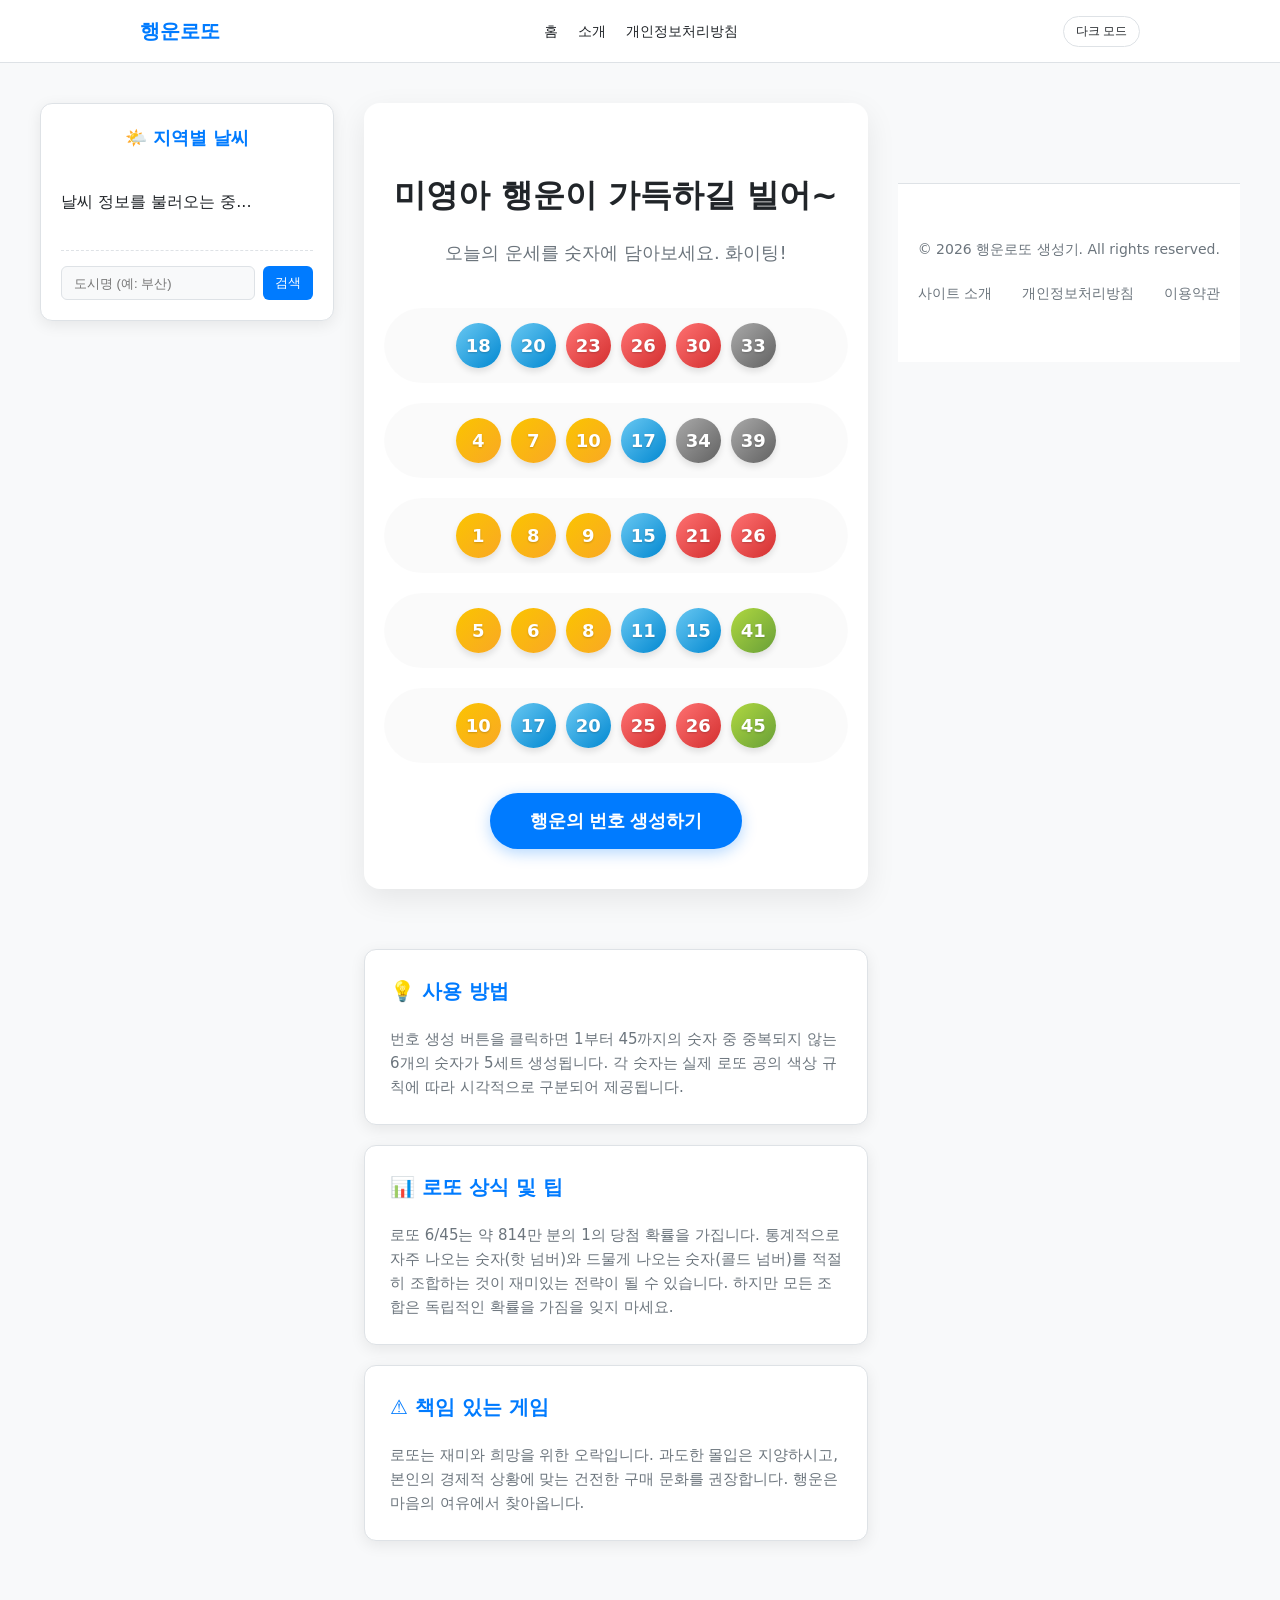
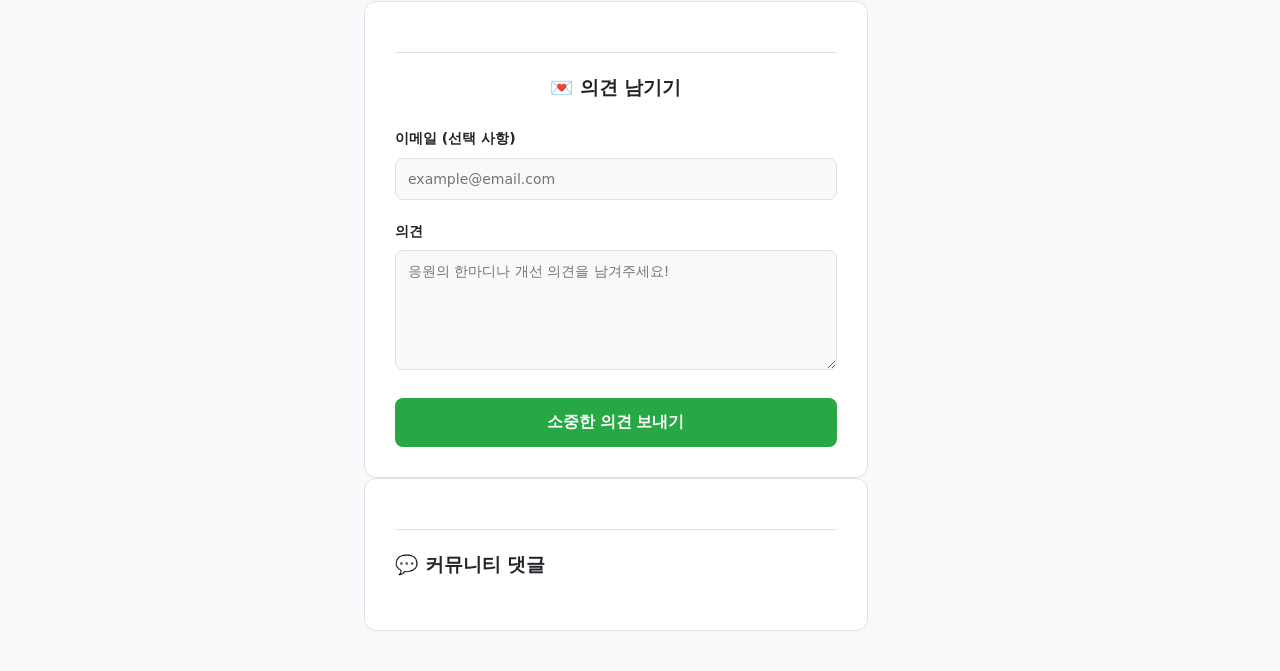
<file: index.html>
<!DOCTYPE html>
<html lang="ko">
<head>
    <!-- Google tag (gtag.js) -->
    <script async src="https://www.googletagmanager.com/gtag/js?id=G-VZTY78RN5R"></script>
    <script>
      window.dataLayer = window.dataLayer || [];
      function gtag(){dataLayer.push(arguments);}
      gtag('js', new Date());
      gtag('config', 'G-VZTY78RN5R');
    </script>
    <script type="text/javascript">
        (function(c,l,a,r,i,t,y){
            c[a]=c[a]||function(){(c[a].q=c[a].q||[]).push(arguments)};
            t=l.createElement(r);t.async=1;t.src="https://www.clarity.ms/tag/"+i;
            y=l.getElementsByTagName(r)[0];y.parentNode.insertBefore(t,y);
        })(window, document, "clarity", "script", "wuv1asqeq7");
    </script>
    <meta charset="UTF-8">
    <meta name="viewport" content="width=device-width, initial-scale=1.0">
    <title>행운의 로또 번호 생성기 - 당신의 당첨을 기원합니다</title>
    <meta name="description" content="미영이를 위한 특별한 로또 번호 생성기입니다. 행운의 숫자를 조합하고 당첨의 기회를 잡으세요. 로또 관련 팁과 정보를 함께 제공합니다.">
    <meta name="google-adsense-account" content="ca-pub-9237880355526261">
    <script async src="https://pagead2.googlesyndication.com/pagead/js/adsbygoogle.js?client=ca-pub-9237880355526261" crossorigin="anonymous"></script>
    <link rel="stylesheet" href="style.css">
</head>
<body>
    <header>
        <nav class="navbar">
            <div class="nav-container">
                <a href="index.html" class="nav-logo">행운로또</a>
                <ul class="nav-menu">
                    <li><a href="index.html">홈</a></li>
                    <li><a href="about.html">소개</a></li>
                    <li><a href="privacy.html">개인정보처리방침</a></li>
                </ul>
                <div class="theme-toggle-nav">
                    <button id="theme-btn">다크 모드</button>
                </div>
            </div>
        </nav>
    </header>

    <div class="main-layout">
        <aside class="sidebar">
            <div class="weather-card">
                <h3>🌤️ 지역별 날씨</h3>
                <div id="weather-list">
                    <p>날씨 정보를 불러오는 중...</p>
                </div>
                <div class="weather-search">
                    <input type="text" id="city-input" placeholder="도시명 (예: 부산)">
                    <button id="city-search-btn">검색</button>
                </div>
            </div>
        </aside>

        <main class="container">
            <section class="hero-section">
                <h1>미영아 행운이 가득하길 빌어~</h1>
                <p class="sub-heading">오늘의 운세를 숫자에 담아보세요. 화이팅!</p>
                
                <div id="lotto-sets-container">
                    <!-- Lotto sets will be generated here -->
                </div>
                
                <div class="action-buttons">
                    <button id="generate-btn">행운의 번호 생성하기</button>
                </div>
            </section>

        <section class="info-section">
            <div class="info-card">
                <h3>💡 사용 방법</h3>
                <p>번호 생성 버튼을 클릭하면 1부터 45까지의 숫자 중 중복되지 않는 6개의 숫자가 5세트 생성됩니다. 각 숫자는 실제 로또 공의 색상 규칙에 따라 시각적으로 구분되어 제공됩니다.</p>
            </div>
            
            <div class="info-card">
                <h3>📊 로또 상식 및 팁</h3>
                <p>로또 6/45는 약 814만 분의 1의 당첨 확률을 가집니다. 통계적으로 자주 나오는 숫자(핫 넘버)와 드물게 나오는 숫자(콜드 넘버)를 적절히 조합하는 것이 재미있는 전략이 될 수 있습니다. 하지만 모든 조합은 독립적인 확률을 가짐을 잊지 마세요.</p>
            </div>
            
            <div class="info-card">
                <h3>⚠️ 책임 있는 게임</h3>
                <p>로또는 재미와 희망을 위한 오락입니다. 과도한 몰입은 지양하시고, 본인의 경제적 상황에 맞는 건전한 구매 문화를 권장합니다. 행운은 마음의 여유에서 찾아옵니다.</p>
            </div>
        </section>

        <div class="feedback-section">
            <hr>
            <h3>💌 의견 남기기</h3>
            <form action="https://formspree.io/f/mzdoydwa" method="POST" id="feedback-form">
                <div class="form-group">
                    <label for="email">이메일 (선택 사항)</label>
                    <input type="email" id="email" name="email" placeholder="example@email.com">
                </div>
                <div class="form-group">
                    <label for="message">의견</label>
                    <textarea id="message" name="message" required placeholder="응원의 한마디나 개선 의견을 남겨주세요!"></textarea>
                </div>
                <button type="submit" id="submit-btn">소중한 의견 보내기</button>
            </form>
        </div>

        <div id="disqus_section">
            <hr>
            <h3>💬 커뮤니티 댓글</h3>
            <div id="disqus_thread"></div>
            <script>
                var disqus_config = function () {
                    this.page.url = window.location.href;  
                    this.page.identifier = window.location.pathname; 
                };
                (function() { 
                    var d = document, s = d.createElement('script');
                    s.src = 'https://sunguk-test-coding.disqus.com/embed.js';
                    s.setAttribute('data-timestamp', +new Date());
                    (d.head || d.body).appendChild(s);
                })();
            </script>
        </div>
    </main>

    <!-- Weather Detail Modal removed and replaced by inline details -->

    <footer class="site-footer">
        <div class="footer-container">
            <p>&copy; 2026 행운로또 생성기. All rights reserved.</p>
            <ul class="footer-links">
                <li><a href="about.html">사이트 소개</a></li>
                <li><a href="privacy.html">개인정보처리방침</a></li>
                <li><a href="terms.html">이용약관</a></li>
            </ul>
        </div>
    </footer>

    <script>
        (function() {
            function init() {
                var generateBtn = document.getElementById('generate-btn');
                var lottoSetsContainer = document.getElementById('lotto-sets-container');
                var themeBtn = document.getElementById('theme-btn');
                var body = document.body;

                function showError(msg) {
                    var errorDiv = document.createElement('div');
                    errorDiv.className = 'error-msg';
                    errorDiv.textContent = 'Error: ' + msg;
                    document.body.appendChild(errorDiv);
                }

                try {
                    var savedTheme = null;
                    try {
                        savedTheme = localStorage.getItem('theme');
                    } catch (e) {
                        console.warn('localStorage access denied');
                    }

                    if (savedTheme === 'dark') {
                        body.classList.add('dark-mode');
                        if (themeBtn) themeBtn.textContent = '라이트 모드';
                    }

                    if (themeBtn) {
                        themeBtn.addEventListener('click', function() {
                            body.classList.toggle('dark-mode');
                            var isDark = body.classList.contains('dark-mode');
                            themeBtn.textContent = isDark ? '라이트 모드' : '다크 모드';
                            try {
                                localStorage.setItem('theme', isDark ? 'dark' : 'light');
                            } catch (e) {}
                        });
                    }

                    function generateLottoSet() {
                        var numbers = [];
                        while (numbers.length < 6) {
                            var num = Math.floor(Math.random() * 45) + 1;
                            if (numbers.indexOf(num) === -1) {
                                numbers.push(num);
                            }
                        }
                        return numbers.sort(function(a, b) { return a - b; });
                    }

                    function getColorClass(num) {
                        if (num <= 10) return 'range-1';
                        if (num <= 20) return 'range-11';
                        if (num <= 30) return 'range-21';
                        if (num <= 40) return 'range-31';
                        return 'range-41';
                    }

                    function displayLottoSets() {
                        if (!lottoSetsContainer) return;
                        lottoSetsContainer.innerHTML = '';
                        for (var i = 0; i < 5; i++) {
                            var set = generateLottoSet();
                            var setDiv = document.createElement('div');
                            setDiv.className = 'lotto-numbers';
                            
                            for (var j = 0; j < set.length; j++) {
                                var span = document.createElement('span');
                                span.className = 'number ' + getColorClass(set[j]);
                                span.textContent = set[j];
                                setDiv.appendChild(span);
                            }
                            
                            lottoSetsContainer.appendChild(setDiv);
                        }
                    }

                    if (generateBtn) {
                        generateBtn.addEventListener('click', displayLottoSets);
                    }

                    displayLottoSets();

                    // Weather logic
                    const weatherList = document.getElementById('weather-list');
                    const cityInput = document.getElementById('city-input');
                    const citySearchBtn = document.getElementById('city-search-btn');

                    const defaultCities = [
                        { name: '서울', lat: 37.5665, lon: 126.9780 },
                        { name: '일산', lat: 37.6582, lon: 126.7635 },
                        { name: '파주', lat: 37.7600, lon: 126.7800 }
                    ];

                    const weatherCodeMap = {
                        0: '맑음',
                        1: '대체로 맑음',
                        2: '구름 조금',
                        3: '흐림',
                        45: '안개',
                        48: '서리 안개',
                        51: '가벼운 이슬비',
                        53: '이슬비',
                        55: '진한 이슬비',
                        61: '약한 비',
                        63: '비',
                        65: '강한 비',
                        71: '약한 눈',
                        73: '눈',
                        75: '강한 눈',
                        80: '소나기',
                        81: '강한 소나기',
                        82: '격렬한 소나기',
                        95: '천둥번개'
                    };

                    async function fetchCityWeather(city) {
                        const url = `https://api.open-meteo.com/v1/forecast?latitude=${city.lat}&longitude=${city.lon}&current=temperature_2m,relative_humidity_2m,weather_code,wind_speed_10m,precipitation&timezone=auto`;
                        
                        try {
                            const response = await fetch(url);
                            if (!response.ok) return null;
                            
                            const data = await response.json();
                            const current = data.current;

                            return {
                                name: city.name,
                                lat: city.lat,
                                lon: city.lon,
                                temp: Math.round(current.temperature_2m),
                                desc: weatherCodeMap[current.weather_code] || '알 수 없음',
                                humidity: current.relative_humidity_2m,
                                wind: current.wind_speed_10m,
                                rain: current.precipitation
                            };
                        } catch (err) {
                            console.warn(`Weather fetch failed for ${city.name}:`, err);
                            return null;
                        }
                    }

                    function createWeatherItem(data, isCurrent = false) {
                        const div = document.createElement('div');
                        div.className = 'weather-item' + (isCurrent ? ' current-loc' : '');
                        div.innerHTML = `
                            <span class="city-name">${isCurrent ? '📍 현재 위치' : data.name}</span>
                            <div class="temp-info">
                                <span class="temp">${data.temp}°C</span>
                                <span class="desc">${data.desc}</span>
                            </div>
                            <div class="weather-details">
                                <div class="detail-item">
                                    <span class="detail-label">습도</span>
                                    <span class="detail-value">${data.humidity}%</span>
                                </div>
                                <div class="detail-item">
                                    <span class="detail-label">풍속</span>
                                    <span class="detail-value">${data.wind}m/s</span>
                                </div>
                                <div class="detail-item">
                                    <span class="detail-label">강수량</span>
                                    <span class="detail-value">${data.rain}mm</span>
                                </div>
                            </div>
                        `;
                        div.addEventListener('click', () => {
                            div.classList.toggle('active');
                        });
                        return div;
                    }

                    async function updateWeather() {
                        if (!weatherList) return;
                        weatherList.innerHTML = '<p>날씨 정보를 불러오는 중...</p>';
                        
                        let loadedCount = 0;

                        async function addWeatherItem(city, isCurrent = false) {
                            const data = await fetchCityWeather(city);
                            if (data) {
                                if (loadedCount === 0) weatherList.innerHTML = '';
                                const item = createWeatherItem(data, isCurrent);
                                if (isCurrent) weatherList.prepend(item);
                                else weatherList.appendChild(item);
                                loadedCount++;
                            }
                        }

                        if (navigator.geolocation) {
                            navigator.geolocation.getCurrentPosition(async (position) => {
                                await addWeatherItem({
                                    name: '현재 위치',
                                    lat: position.coords.latitude,
                                    lon: position.coords.longitude
                                }, true);
                            }, (err) => {
                                console.warn('Geolocation error:', err);
                                // Fallback to default cities if geolocation fails
                            });
                        }
                        
                        for (const city of defaultCities) {
                            await addWeatherItem(city);
                        }

                        setTimeout(() => {
                            if (loadedCount === 0) {
                                weatherList.innerHTML = '<p>날씨 정보를 가져올 수 없습니다. 네트워크 연결을 확인해주세요.</p>';
                            }
                        }, 10000);
                    }

                    async function searchCity() {
                        const cityName = cityInput.value.trim();
                        if (!cityName) return;

                        citySearchBtn.disabled = true;
                        citySearchBtn.textContent = '...';

                        try {
                            const geoRes = await fetch(`https://geocoding-api.open-meteo.com/v1/search?name=${encodeURIComponent(cityName)}&count=1&language=ko&format=json`);
                            const geoData = await geoRes.json();

                            if (!geoData.results || geoData.results.length === 0) {
                                alert('도시를 찾을 수 없습니다.');
                                return;
                            }

                            const result = geoData.results[0];
                            const cityData = await fetchCityWeather({
                                name: result.name,
                                lat: result.latitude,
                                lon: result.longitude
                            });

                            if (cityData) {
                                // Add to list if not already there or just append
                                weatherList.appendChild(createWeatherItem(cityData));
                                cityInput.value = '';
                            }
                        } catch (err) {
                            alert('검색 중 오류가 발생했습니다.');
                        } finally {
                            citySearchBtn.disabled = false;
                            citySearchBtn.textContent = '검색';
                        }
                    }

                    if (citySearchBtn) {
                        citySearchBtn.addEventListener('click', searchCity);
                        cityInput.addEventListener('keypress', (e) => {
                            if (e.key === 'Enter') searchCity();
                        });
                    }

                    updateWeather();

                } catch (err) {
                    console.error('Init error:', err);
                    showError(err.message);
                }
            }

            if (document.readyState === 'loading') {
                document.addEventListener('DOMContentLoaded', init);
            } else {
                init();
            }
        })();
    </script>
</body>
</html>
</file>
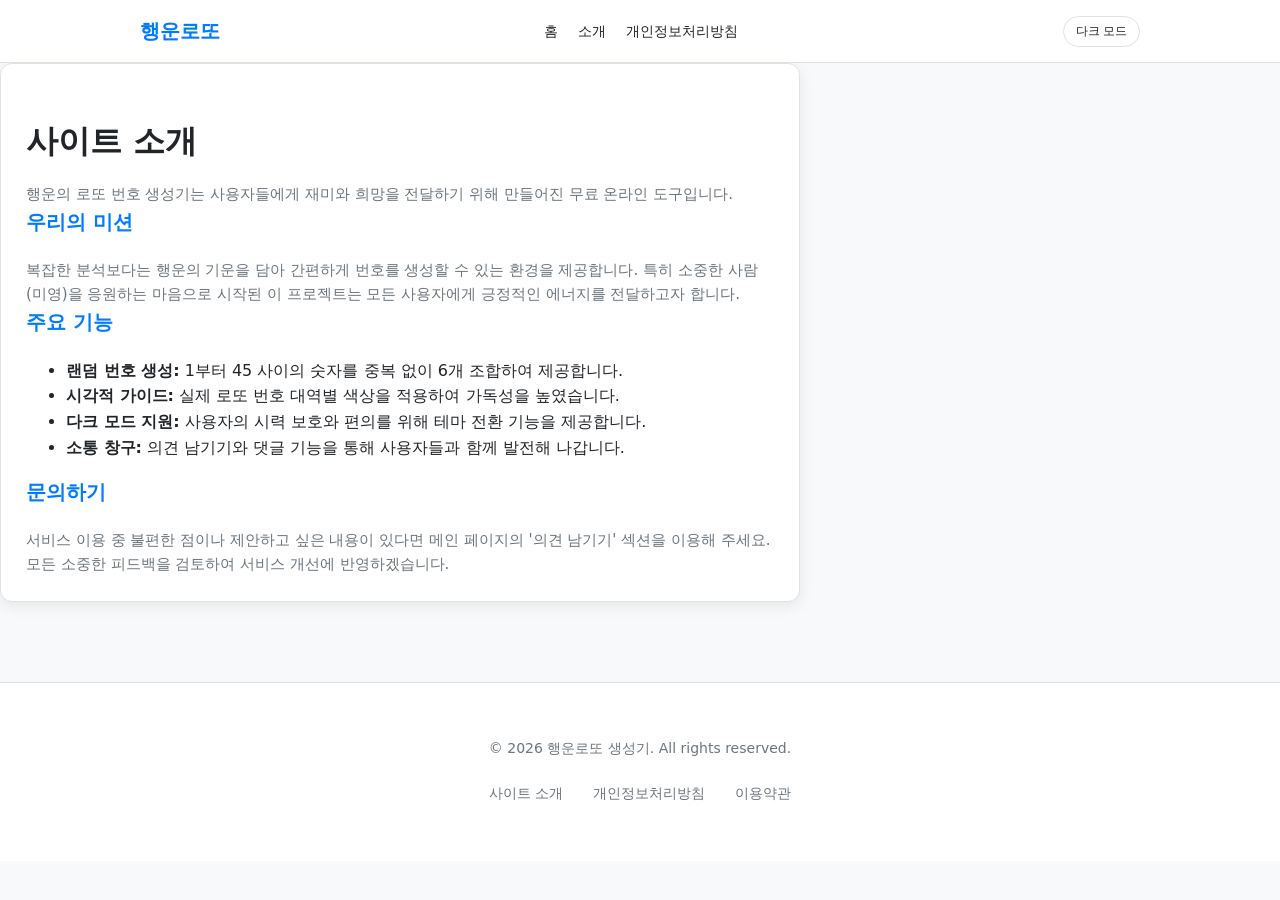
<file: about.html>
<!DOCTYPE html>
<html lang="ko">
<head>
    <!-- Google tag (gtag.js) -->
    <script async src="https://www.googletagmanager.com/gtag/js?id=G-VZTY78RN5R"></script>
    <script>
      window.dataLayer = window.dataLayer || [];
      function gtag(){dataLayer.push(arguments);}
      gtag('js', new Date());
      gtag('config', 'G-VZTY78RN5R');
    </script>
    <script type="text/javascript">
        (function(c,l,a,r,i,t,y){
            c[a]=c[a]||function(){(c[a].q=c[a].q||[]).push(arguments)};
            t=l.createElement(r);t.async=1;t.src="https://www.clarity.ms/tag/"+i;
            y=l.getElementsByTagName(r)[0];y.parentNode.insertBefore(t,y);
        })(window, document, "clarity", "script", "wuv1asqeq7");
    </script>
    <meta charset="UTF-8">
    <meta name="viewport" content="width=device-width, initial-scale=1.0">
    <title>사이트 소개 - 행운의 로또 번호 생성기</title>
    <link rel="stylesheet" href="style.css">
</head>
<body>
    <header>
        <nav class="navbar">
            <div class="nav-container">
                <a href="index.html" class="nav-logo">행운로또</a>
                <ul class="nav-menu">
                    <li><a href="index.html">홈</a></li>
                    <li><a href="about.html">소개</a></li>
                    <li><a href="privacy.html">개인정보처리방침</a></li>
                </ul>
                <div class="theme-toggle-nav">
                    <button id="theme-btn">다크 모드</button>
                </div>
            </div>
        </nav>
    </header>

    <main class="container">
        <section class="info-card">
            <h1>사이트 소개</h1>
            <p>행운의 로또 번호 생성기는 사용자들에게 재미와 희망을 전달하기 위해 만들어진 무료 온라인 도구입니다.</p>
            
            <h3>우리의 미션</h3>
            <p>복잡한 분석보다는 행운의 기운을 담아 간편하게 번호를 생성할 수 있는 환경을 제공합니다. 특히 소중한 사람(미영)을 응원하는 마음으로 시작된 이 프로젝트는 모든 사용자에게 긍정적인 에너지를 전달하고자 합니다.</p>
            
            <h3>주요 기능</h3>
            <ul>
                <li><strong>랜덤 번호 생성:</strong> 1부터 45 사이의 숫자를 중복 없이 6개 조합하여 제공합니다.</li>
                <li><strong>시각적 가이드:</strong> 실제 로또 번호 대역별 색상을 적용하여 가독성을 높였습니다.</li>
                <li><strong>다크 모드 지원:</strong> 사용자의 시력 보호와 편의를 위해 테마 전환 기능을 제공합니다.</li>
                <li><strong>소통 창구:</strong> 의견 남기기와 댓글 기능을 통해 사용자들과 함께 발전해 나갑니다.</li>
            </ul>

            <h3>문의하기</h3>
            <p>서비스 이용 중 불편한 점이나 제안하고 싶은 내용이 있다면 메인 페이지의 '의견 남기기' 섹션을 이용해 주세요. 모든 소중한 피드백을 검토하여 서비스 개선에 반영하겠습니다.</p>
        </section>
    </main>

    <footer class="site-footer">
        <div class="footer-container">
            <p>&copy; 2026 행운로또 생성기. All rights reserved.</p>
            <ul class="footer-links">
                <li><a href="about.html">사이트 소개</a></li>
                <li><a href="privacy.html">개인정보처리방침</a></li>
                <li><a href="terms.html">이용약관</a></li>
            </ul>
        </div>
    </footer>

    <script>
        // Simple dark mode toggle for subpages
        (function() {
            var themeBtn = document.getElementById('theme-btn');
            var body = document.body;
            var savedTheme = localStorage.getItem('theme');

            if (savedTheme === 'dark') {
                body.classList.add('dark-mode');
                if (themeBtn) themeBtn.textContent = '라이트 모드';
            }

            if (themeBtn) {
                themeBtn.addEventListener('click', function() {
                    body.classList.toggle('dark-mode');
                    var isDark = body.classList.contains('dark-mode');
                    themeBtn.textContent = isDark ? '라이트 모드' : '다크 모드';
                    localStorage.setItem('theme', isDark ? 'dark' : 'light');
                });
            }
        })();
    </script>
</body>
</html>
</file>
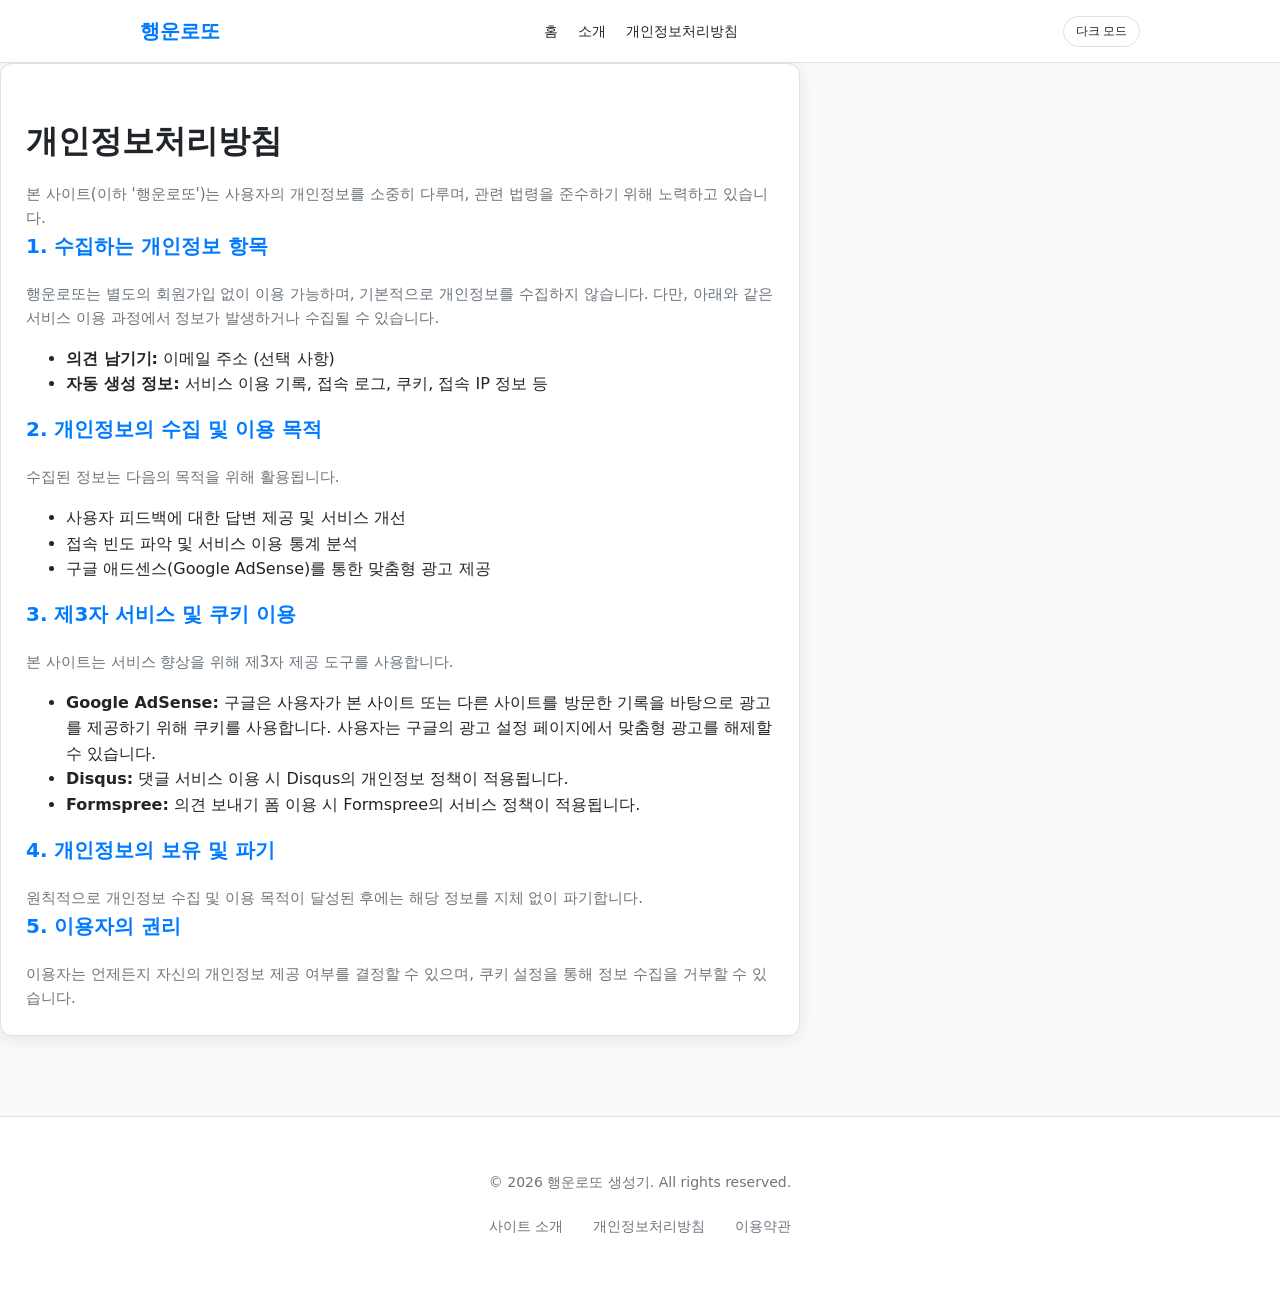
<file: privacy.html>
<!DOCTYPE html>
<html lang="ko">
<head>
    <!-- Google tag (gtag.js) -->
    <script async src="https://www.googletagmanager.com/gtag/js?id=G-VZTY78RN5R"></script>
    <script>
      window.dataLayer = window.dataLayer || [];
      function gtag(){dataLayer.push(arguments);}
      gtag('js', new Date());
      gtag('config', 'G-VZTY78RN5R');
    </script>
    <script type="text/javascript">
        (function(c,l,a,r,i,t,y){
            c[a]=c[a]||function(){(c[a].q=c[a].q||[]).push(arguments)};
            t=l.createElement(r);t.async=1;t.src="https://www.clarity.ms/tag/"+i;
            y=l.getElementsByTagName(r)[0];y.parentNode.insertBefore(t,y);
        })(window, document, "clarity", "script", "wuv1asqeq7");
    </script>
    <meta charset="UTF-8">
    <meta name="viewport" content="width=device-width, initial-scale=1.0">
    <title>개인정보처리방침 - 행운의 로또 번호 생성기</title>
    <link rel="stylesheet" href="style.css">
</head>
<body>
    <header>
        <nav class="navbar">
            <div class="nav-container">
                <a href="index.html" class="nav-logo">행운로또</a>
                <ul class="nav-menu">
                    <li><a href="index.html">홈</a></li>
                    <li><a href="about.html">소개</a></li>
                    <li><a href="privacy.html">개인정보처리방침</a></li>
                </ul>
                <div class="theme-toggle-nav">
                    <button id="theme-btn">다크 모드</button>
                </div>
            </div>
        </nav>
    </header>

    <main class="container">
        <section class="info-card">
            <h1>개인정보처리방침</h1>
            <p>본 사이트(이하 '행운로또')는 사용자의 개인정보를 소중히 다루며, 관련 법령을 준수하기 위해 노력하고 있습니다.</p>
            
            <h3>1. 수집하는 개인정보 항목</h3>
            <p>행운로또는 별도의 회원가입 없이 이용 가능하며, 기본적으로 개인정보를 수집하지 않습니다. 다만, 아래와 같은 서비스 이용 과정에서 정보가 발생하거나 수집될 수 있습니다.</p>
            <ul>
                <li><strong>의견 남기기:</strong> 이메일 주소 (선택 사항)</li>
                <li><strong>자동 생성 정보:</strong> 서비스 이용 기록, 접속 로그, 쿠키, 접속 IP 정보 등</li>
            </ul>

            <h3>2. 개인정보의 수집 및 이용 목적</h3>
            <p>수집된 정보는 다음의 목적을 위해 활용됩니다.</p>
            <ul>
                <li>사용자 피드백에 대한 답변 제공 및 서비스 개선</li>
                <li>접속 빈도 파악 및 서비스 이용 통계 분석</li>
                <li>구글 애드센스(Google AdSense)를 통한 맞춤형 광고 제공</li>
            </ul>

            <h3>3. 제3자 서비스 및 쿠키 이용</h3>
            <p>본 사이트는 서비스 향상을 위해 제3자 제공 도구를 사용합니다.</p>
            <ul>
                <li><strong>Google AdSense:</strong> 구글은 사용자가 본 사이트 또는 다른 사이트를 방문한 기록을 바탕으로 광고를 제공하기 위해 쿠키를 사용합니다. 사용자는 구글의 광고 설정 페이지에서 맞춤형 광고를 해제할 수 있습니다.</li>
                <li><strong>Disqus:</strong> 댓글 서비스 이용 시 Disqus의 개인정보 정책이 적용됩니다.</li>
                <li><strong>Formspree:</strong> 의견 보내기 폼 이용 시 Formspree의 서비스 정책이 적용됩니다.</li>
            </ul>

            <h3>4. 개인정보의 보유 및 파기</h3>
            <p>원칙적으로 개인정보 수집 및 이용 목적이 달성된 후에는 해당 정보를 지체 없이 파기합니다.</p>

            <h3>5. 이용자의 권리</h3>
            <p>이용자는 언제든지 자신의 개인정보 제공 여부를 결정할 수 있으며, 쿠키 설정을 통해 정보 수집을 거부할 수 있습니다.</p>
        </section>
    </main>

    <footer class="site-footer">
        <div class="footer-container">
            <p>&copy; 2026 행운로또 생성기. All rights reserved.</p>
            <ul class="footer-links">
                <li><a href="about.html">사이트 소개</a></li>
                <li><a href="privacy.html">개인정보처리방침</a></li>
                <li><a href="terms.html">이용약관</a></li>
            </ul>
        </div>
    </footer>

    <script>
        (function() {
            var themeBtn = document.getElementById('theme-btn');
            var body = document.body;
            var savedTheme = localStorage.getItem('theme');

            if (savedTheme === 'dark') {
                body.classList.add('dark-mode');
                if (themeBtn) themeBtn.textContent = '라이트 모드';
            }

            if (themeBtn) {
                themeBtn.addEventListener('click', function() {
                    body.classList.toggle('dark-mode');
                    var isDark = body.classList.contains('dark-mode');
                    themeBtn.textContent = isDark ? '라이트 모드' : '다크 모드';
                    localStorage.setItem('theme', isDark ? 'dark' : 'light');
                });
            }
        })();
    </script>
</body>
</html>
</file>
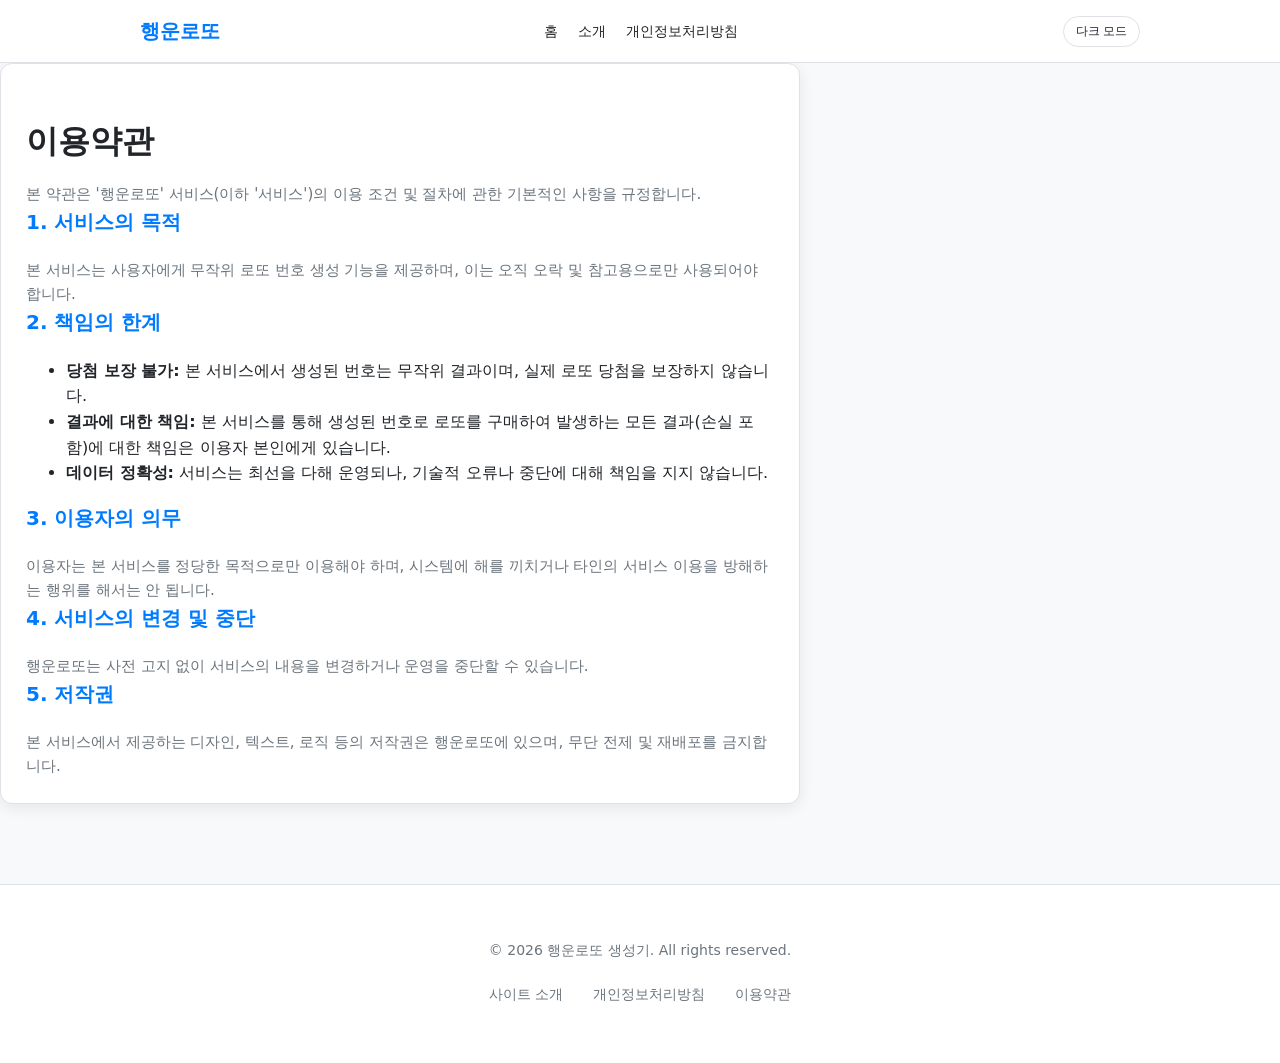
<file: terms.html>
<!DOCTYPE html>
<html lang="ko">
<head>
    <!-- Google tag (gtag.js) -->
    <script async src="https://www.googletagmanager.com/gtag/js?id=G-VZTY78RN5R"></script>
    <script>
      window.dataLayer = window.dataLayer || [];
      function gtag(){dataLayer.push(arguments);}
      gtag('js', new Date());
      gtag('config', 'G-VZTY78RN5R');
    </script>
    <script type="text/javascript">
        (function(c,l,a,r,i,t,y){
            c[a]=c[a]||function(){(c[a].q=c[a].q||[]).push(arguments)};
            t=l.createElement(r);t.async=1;t.src="https://www.clarity.ms/tag/"+i;
            y=l.getElementsByTagName(r)[0];y.parentNode.insertBefore(t,y);
        })(window, document, "clarity", "script", "wuv1asqeq7");
    </script>
    <meta charset="UTF-8">
    <meta name="viewport" content="width=device-width, initial-scale=1.0">
    <title>이용약관 - 행운의 로또 번호 생성기</title>
    <link rel="stylesheet" href="style.css">
</head>
<body>
    <header>
        <nav class="navbar">
            <div class="nav-container">
                <a href="index.html" class="nav-logo">행운로또</a>
                <ul class="nav-menu">
                    <li><a href="index.html">홈</a></li>
                    <li><a href="about.html">소개</a></li>
                    <li><a href="privacy.html">개인정보처리방침</a></li>
                </ul>
                <div class="theme-toggle-nav">
                    <button id="theme-btn">다크 모드</button>
                </div>
            </div>
        </nav>
    </header>

    <main class="container">
        <section class="info-card">
            <h1>이용약관</h1>
            <p>본 약관은 '행운로또' 서비스(이하 '서비스')의 이용 조건 및 절차에 관한 기본적인 사항을 규정합니다.</p>
            
            <h3>1. 서비스의 목적</h3>
            <p>본 서비스는 사용자에게 무작위 로또 번호 생성 기능을 제공하며, 이는 오직 오락 및 참고용으로만 사용되어야 합니다.</p>

            <h3>2. 책임의 한계</h3>
            <ul>
                <li><strong>당첨 보장 불가:</strong> 본 서비스에서 생성된 번호는 무작위 결과이며, 실제 로또 당첨을 보장하지 않습니다.</li>
                <li><strong>결과에 대한 책임:</strong> 본 서비스를 통해 생성된 번호로 로또를 구매하여 발생하는 모든 결과(손실 포함)에 대한 책임은 이용자 본인에게 있습니다.</li>
                <li><strong>데이터 정확성:</strong> 서비스는 최선을 다해 운영되나, 기술적 오류나 중단에 대해 책임을 지지 않습니다.</li>
            </ul>

            <h3>3. 이용자의 의무</h3>
            <p>이용자는 본 서비스를 정당한 목적으로만 이용해야 하며, 시스템에 해를 끼치거나 타인의 서비스 이용을 방해하는 행위를 해서는 안 됩니다.</p>

            <h3>4. 서비스의 변경 및 중단</h3>
            <p>행운로또는 사전 고지 없이 서비스의 내용을 변경하거나 운영을 중단할 수 있습니다.</p>

            <h3>5. 저작권</h3>
            <p>본 서비스에서 제공하는 디자인, 텍스트, 로직 등의 저작권은 행운로또에 있으며, 무단 전제 및 재배포를 금지합니다.</p>
        </section>
    </main>

    <footer class="site-footer">
        <div class="footer-container">
            <p>&copy; 2026 행운로또 생성기. All rights reserved.</p>
            <ul class="footer-links">
                <li><a href="about.html">사이트 소개</a></li>
                <li><a href="privacy.html">개인정보처리방침</a></li>
                <li><a href="terms.html">이용약관</a></li>
            </ul>
        </div>
    </footer>

    <script>
        (function() {
            var themeBtn = document.getElementById('theme-btn');
            var body = document.body;
            var savedTheme = localStorage.getItem('theme');

            if (savedTheme === 'dark') {
                body.classList.add('dark-mode');
                if (themeBtn) themeBtn.textContent = '라이트 모드';
            }

            if (themeBtn) {
                themeBtn.addEventListener('click', function() {
                    body.classList.toggle('dark-mode');
                    var isDark = body.classList.contains('dark-mode');
                    themeBtn.textContent = isDark ? '라이트 모드' : '다크 모드';
                    localStorage.setItem('theme', isDark ? 'dark' : 'light');
                });
            }
        })();
    </script>
</body>
</html>
</file>
<file: style.css>
:root {
    --bg-color: #f8f9fa;
    --container-bg: #ffffff;
    --text-color: #212529;
    --primary-color: #007bff;
    --primary-hover: #0056b3;
    --secondary-color: #6c757d;
    --success-color: #28a745;
    --shadow-color: rgba(0, 0, 0, 0.08);
    --border-color: #dee2e6;
    --nav-bg: #ffffff;
}

body.dark-mode {
    --bg-color: #121212;
    --container-bg: #1e1e1e;
    --text-color: #e9ecef;
    --primary-color: #375a7f;
    --primary-hover: #2b4764;
    --secondary-color: #adb5bd;
    --shadow-color: rgba(0, 0, 0, 0.5);
    --border-color: #333;
    --nav-bg: #1e1e1e;
}

body {
    font-family: 'Pretendard', -apple-system, BlinkMacSystemFont, system-ui, Roboto, 'Helvetica Neue', 'Segoe UI', 'Apple SD Gothic Neo', 'Noto Sans KR', 'Malgun Gothic', sans-serif;
    background-color: var(--bg-color);
    color: var(--text-color);
    margin: 0;
    line-height: 1.6;
    transition: background-color 0.3s, color 0.3s;
}

/* Header & Navbar */
header {
    background-color: var(--nav-bg);
    border-bottom: 1px solid var(--border-color);
    position: sticky;
    top: 0;
    z-index: 1000;
    transition: background-color 0.3s, border-color 0.3s;
}

.nav-container {
    max-width: 1000px;
    margin: 0 auto;
    display: flex;
    justify-content: space-between;
    align-items: center;
    padding: 15px 20px;
}

.nav-logo {
    font-size: 20px;
    font-weight: 800;
    color: var(--primary-color);
    text-decoration: none;
}

.nav-menu {
    list-style: none;
    display: flex;
    gap: 20px;
    margin: 0;
    padding: 0;
}

.nav-menu a {
    text-decoration: none;
    color: var(--text-color);
    font-size: 14px;
    font-weight: 500;
    transition: color 0.3s;
}

.nav-menu a:hover {
    color: var(--primary-color);
}

#theme-btn {
    background: none;
    border: 1px solid var(--border-color);
    color: var(--text-color);
    padding: 6px 12px;
    border-radius: 20px;
    cursor: pointer;
    font-size: 12px;
    transition: all 0.3s;
}

#theme-btn:hover {
    background-color: var(--primary-color);
    color: #fff;
    border-color: var(--primary-color);
}

/* Layout */
.main-layout {
    display: flex;
    max-width: 1200px;
    margin: 40px auto;
    padding: 0 20px;
    gap: 30px;
    align-items: flex-start;
}

.sidebar {
    flex: 0 0 250px;
    position: sticky;
    top: 100px;
}

.container {
    flex: 1;
    max-width: 800px;
    margin: 0;
    padding: 0;
}

/* Sections */
section {
    margin-bottom: 60px;
}

.hero-section {
    text-align: center;
    padding: 40px 20px;
    background-color: var(--container-bg);
    border-radius: 16px;
    box-shadow: 0 10px 30px var(--shadow-color);
}

h1 {
    font-size: 32px;
    margin-bottom: 10px;
}

.sub-heading {
    font-size: 18px;
    color: var(--secondary-color);
    margin-bottom: 40px;
}

/* Lotto Numbers */
#lotto-sets-container {
    margin-bottom: 30px;
}

.lotto-numbers {
    display: flex;
    justify-content: center;
    gap: 10px;
    margin-bottom: 20px;
    padding: 15px;
    background: rgba(0, 0, 0, 0.02);
    border-radius: 50px;
}

body.dark-mode .lotto-numbers {
    background: rgba(255, 255, 255, 0.03);
}

.number {
    width: 45px;
    height: 45px;
    line-height: 45px;
    border-radius: 50%;
    color: #fff;
    font-size: 18px;
    font-weight: 700;
    text-align: center;
    text-shadow: 0 1px 2px rgba(0,0,0,0.2);
    box-shadow: 0 4px 6px rgba(0,0,0,0.1);
}

.number.range-1 { background: linear-gradient(135deg, #fbc400, #f9a825); }
.number.range-11 { background: linear-gradient(135deg, #69c8f2, #0288d1); }
.number.range-21 { background: linear-gradient(135deg, #ff7272, #d32f2f); }
.number.range-31 { background: linear-gradient(135deg, #aaaaaa, #616161); }
.number.range-41 { background: linear-gradient(135deg, #b0d840, #689f38); }

#generate-btn {
    background-color: var(--primary-color);
    color: #fff;
    border: none;
    padding: 16px 40px;
    font-size: 18px;
    font-weight: 700;
    border-radius: 50px;
    cursor: pointer;
    transition: transform 0.2s, background-color 0.3s;
    box-shadow: 0 4px 15px rgba(0, 123, 255, 0.3);
}

#generate-btn:hover {
    background-color: var(--primary-hover);
    transform: translateY(-2px);
}

#generate-btn:active {
    transform: translateY(0);
}

/* Info Section */
.info-section {
    display: grid;
    grid-template-columns: 1fr;
    gap: 20px;
}

.info-card {
    background-color: var(--container-bg);
    padding: 25px;
    border-radius: 12px;
    box-shadow: 0 4px 15px var(--shadow-color);
    border: 1px solid var(--border-color);
}

.info-card h3 {
    margin-top: 0;
    color: var(--primary-color);
    font-size: 20px;
    display: flex;
    align-items: center;
    gap: 10px;
}

.info-card p {
    margin-bottom: 0;
    font-size: 15px;
    color: var(--secondary-color);
}

/* Weather Card Updated */
.weather-card {
    background-color: var(--container-bg);
    padding: 20px;
    border-radius: 12px;
    box-shadow: 0 4px 15px var(--shadow-color);
    border: 1px solid var(--border-color);
}

.weather-card h3 {
    margin-top: 0;
    font-size: 18px;
    color: var(--primary-color);
    margin-bottom: 20px;
    text-align: center;
}

#weather-list {
    display: flex;
    flex-direction: column;
    gap: 15px;
    margin-bottom: 20px;
}

.weather-item {
    padding: 12px;
    background: rgba(0, 0, 0, 0.02);
    border-radius: 8px;
    border: 1px solid var(--border-color);
    cursor: pointer;
    transition: all 0.2s ease;
}

.weather-item:hover {
    background: rgba(0, 0, 0, 0.05);
    transform: translateY(-2px);
    box-shadow: 0 4px 8px var(--shadow-color);
}

.weather-item.active {
    background: var(--container-bg);
    border-color: var(--primary-color);
    box-shadow: 0 4px 12px var(--shadow-color);
    transform: none;
}

body.dark-mode .weather-item {
    background: rgba(255, 255, 255, 0.03);
}

body.dark-mode .weather-item:hover {
    background: rgba(255, 255, 255, 0.08);
}

body.dark-mode .weather-item.active {
    background: rgba(255, 255, 255, 0.05);
}

.weather-item .city-name {
    font-weight: 700;
    font-size: 14px;
    margin-bottom: 5px;
    display: block;
}

.weather-item .temp-info {
    display: flex;
    justify-content: space-between;
    align-items: center;
}

.weather-item .temp {
    font-size: 18px;
    font-weight: 800;
}

.weather-item .desc {
    font-size: 13px;
    color: var(--secondary-color);
}

/* Inline Weather Details */
.weather-details {
    display: none;
    margin-top: 15px;
    padding-top: 15px;
    border-top: 1px dashed var(--border-color);
    grid-template-columns: 1fr 1fr;
    gap: 8px;
    animation: slideDown 0.3s ease-out;
}

@keyframes slideDown {
    from { opacity: 0; transform: translateY(-10px); }
    to { opacity: 1; transform: translateY(0); }
}

.weather-item.active .weather-details {
    display: grid;
}

.weather-details .detail-item {
    background: rgba(0, 0, 0, 0.02);
    padding: 8px;
    border-radius: 8px;
    text-align: center;
    border: 1px solid var(--border-color);
}

body.dark-mode .weather-details .detail-item {
    background: rgba(255, 255, 255, 0.03);
}

.weather-details .detail-label {
    display: block;
    font-size: 10px;
    color: var(--secondary-color);
    margin-bottom: 2px;
}

.weather-details .detail-value {
    font-size: 13px;
    font-weight: 700;
}

.weather-search {
    display: flex;
    gap: 8px;
    margin-top: 20px;
    padding-top: 15px;
    border-top: 1px dashed var(--border-color);
}

.weather-search input {
    flex: 1;
    padding: 8px 12px;
    border: 1px solid var(--border-color);
    border-radius: 6px;
    font-size: 13px;
    background: var(--bg-color);
    color: var(--text-color);
}

.weather-search button {
    padding: 8px 12px;
    background: var(--primary-color);
    color: #fff;
    border: none;
    border-radius: 6px;
    font-size: 13px;
    cursor: pointer;
    white-space: nowrap;
}

.weather-search button:hover {
    background: var(--primary-hover);
}

.weather-item.current-loc {
    border: 1px solid var(--primary-color);
    background: rgba(0, 123, 255, 0.05);
}

body.dark-mode .weather-item.current-loc {
    background: rgba(55, 90, 127, 0.15);
}

/* Weather Modal */
.modal {
    display: none;
    position: fixed;
    z-index: 2000;
    left: 0;
    top: 0;
    width: 100%;
    height: 100%;
    background-color: rgba(0,0,0,0.6);
    backdrop-filter: blur(4px);
}

.modal-content {
    background-color: var(--container-bg);
    margin: 15% auto;
    padding: 30px;
    border-radius: 16px;
    width: 90%;
    max-width: 400px;
    position: relative;
    box-shadow: 0 20px 40px rgba(0,0,0,0.2);
}

.close-modal {
    position: absolute;
    right: 20px;
    top: 15px;
    font-size: 28px;
    font-weight: bold;
    color: var(--secondary-color);
    cursor: pointer;
}

.close-modal:hover {
    color: var(--text-color);
}

.weather-detail-header {
    text-align: center;
    margin-bottom: 25px;
}

.weather-detail-header h2 {
    margin: 0;
    font-size: 24px;
    color: var(--primary-color);
}

.weather-detail-grid {
    display: grid;
    grid-template-columns: 1fr 1fr;
    gap: 15px;
}

.detail-item {
    background: rgba(0, 0, 0, 0.02);
    padding: 15px;
    border-radius: 12px;
    text-align: center;
    border: 1px solid var(--border-color);
}

body.dark-mode .detail-item {
    background: rgba(255, 255, 255, 0.03);
}

.detail-label {
    display: block;
    font-size: 12px;
    color: var(--secondary-color);
    margin-bottom: 5px;
}

.detail-value {
    font-size: 18px;
    font-weight: 700;
}

/* Feedback Section */
.feedback-section {
    background-color: var(--container-bg);
    padding: 30px;
    border-radius: 12px;
    border: 1px solid var(--border-color);
}

.feedback-section h3 {
    text-align: center;
    margin-bottom: 25px;
}

.form-group {
    margin-bottom: 20px;
}

.form-group label {
    display: block;
    margin-bottom: 8px;
    font-weight: 600;
    font-size: 14px;
}

.form-group input, 
.form-group textarea {
    width: 100%;
    padding: 12px;
    border: 1px solid var(--border-color);
    border-radius: 8px;
    background-color: var(--bg-color);
    color: var(--text-color);
    box-sizing: border-box;
    font-family: inherit;
    font-size: 14px;
}

.form-group textarea {
    height: 120px;
    resize: vertical;
}

#submit-btn {
    width: 100%;
    background-color: var(--success-color);
    color: white;
    border: none;
    padding: 14px;
    border-radius: 8px;
    cursor: pointer;
    font-size: 16px;
    font-weight: 700;
    transition: background-color 0.3s;
}

#submit-btn:hover {
    background-color: #218838;
}

/* Disqus Section */
#disqus_section {
    background-color: var(--container-bg);
    padding: 30px;
    border-radius: 12px;
    border: 1px solid var(--border-color);
}

#disqus_section h3 {
    margin-bottom: 20px;
}

/* Footer */
.site-footer {
    background-color: var(--nav-bg);
    border-top: 1px solid var(--border-color);
    padding: 40px 20px;
    margin-top: 80px;
    text-align: center;
}

.footer-container {
    max-width: 1000px;
    margin: 0 auto;
}

.site-footer p {
    font-size: 14px;
    color: var(--secondary-color);
    margin-bottom: 20px;
}

.footer-links {
    list-style: none;
    padding: 0;
    display: flex;
    justify-content: center;
    gap: 30px;
}

.footer-links a {
    text-decoration: none;
    color: var(--secondary-color);
    font-size: 14px;
    transition: color 0.3s;
}

.footer-links a:hover {
    color: var(--primary-color);
}

/* Responsive */
@media (max-width: 900px) {
    .main-layout {
        flex-direction: column;
        align-items: center;
    }
    
    .sidebar {
        flex: 1;
        width: 100%;
        max-width: 800px;
        position: static;
        margin-bottom: 20px;
    }
    
    .container {
        width: 100%;
    }
}

@media (max-width: 600px) {
    .container {
        margin: 20px auto;
    }
    
    h1 {
        font-size: 26px;
    }
    
    .lotto-numbers {
        gap: 5px;
        padding: 10px;
    }
    
    .number {
        width: 35px;
        height: 35px;
        line-height: 35px;
        font-size: 15px;
    }
    
    .nav-menu {
        display: none; /* Mobile menu can be added later */
    }
}

hr {
    border: none;
    border-top: 1px solid var(--border-color);
    margin: 20px 0;
}

.error-msg {
    color: #dc3545;
    background-color: rgba(220, 53, 69, 0.1);
    padding: 10px;
    border-radius: 4px;
    margin-top: 20px;
    text-align: center;
}
</file>
